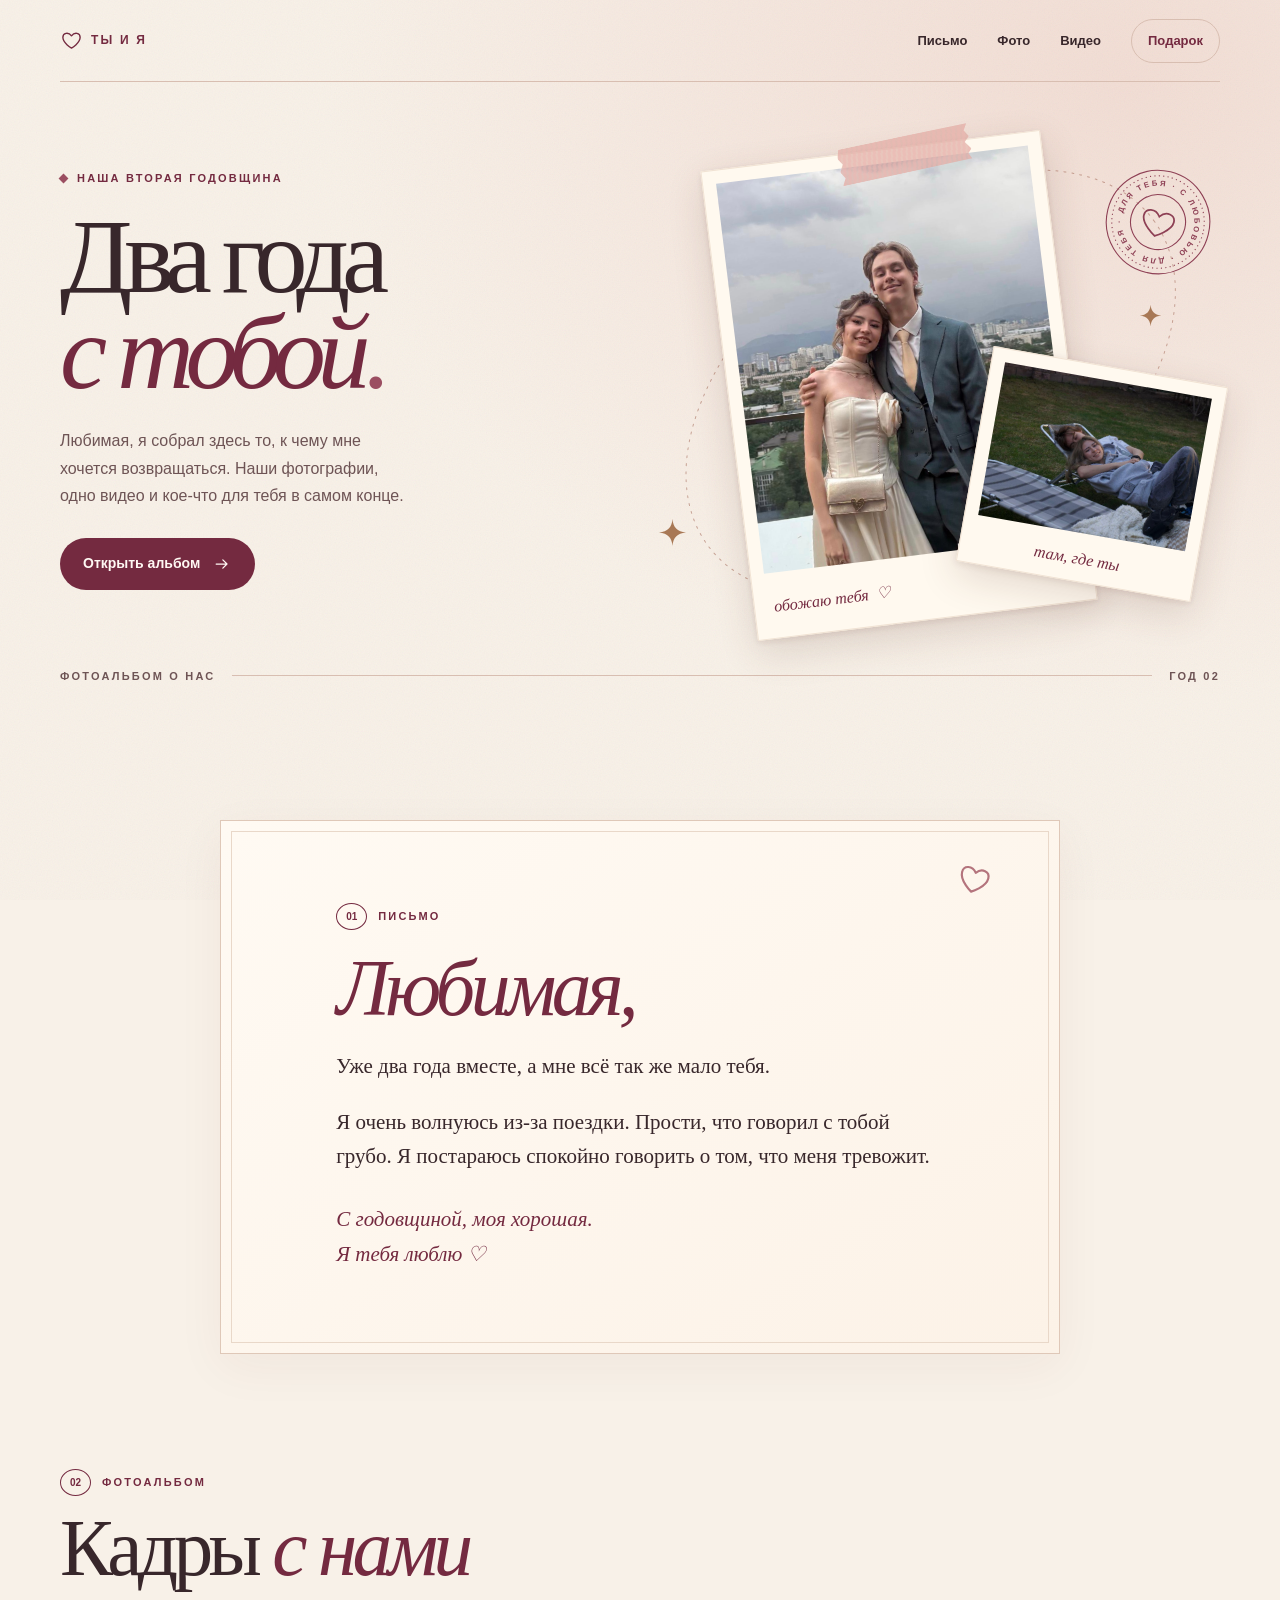
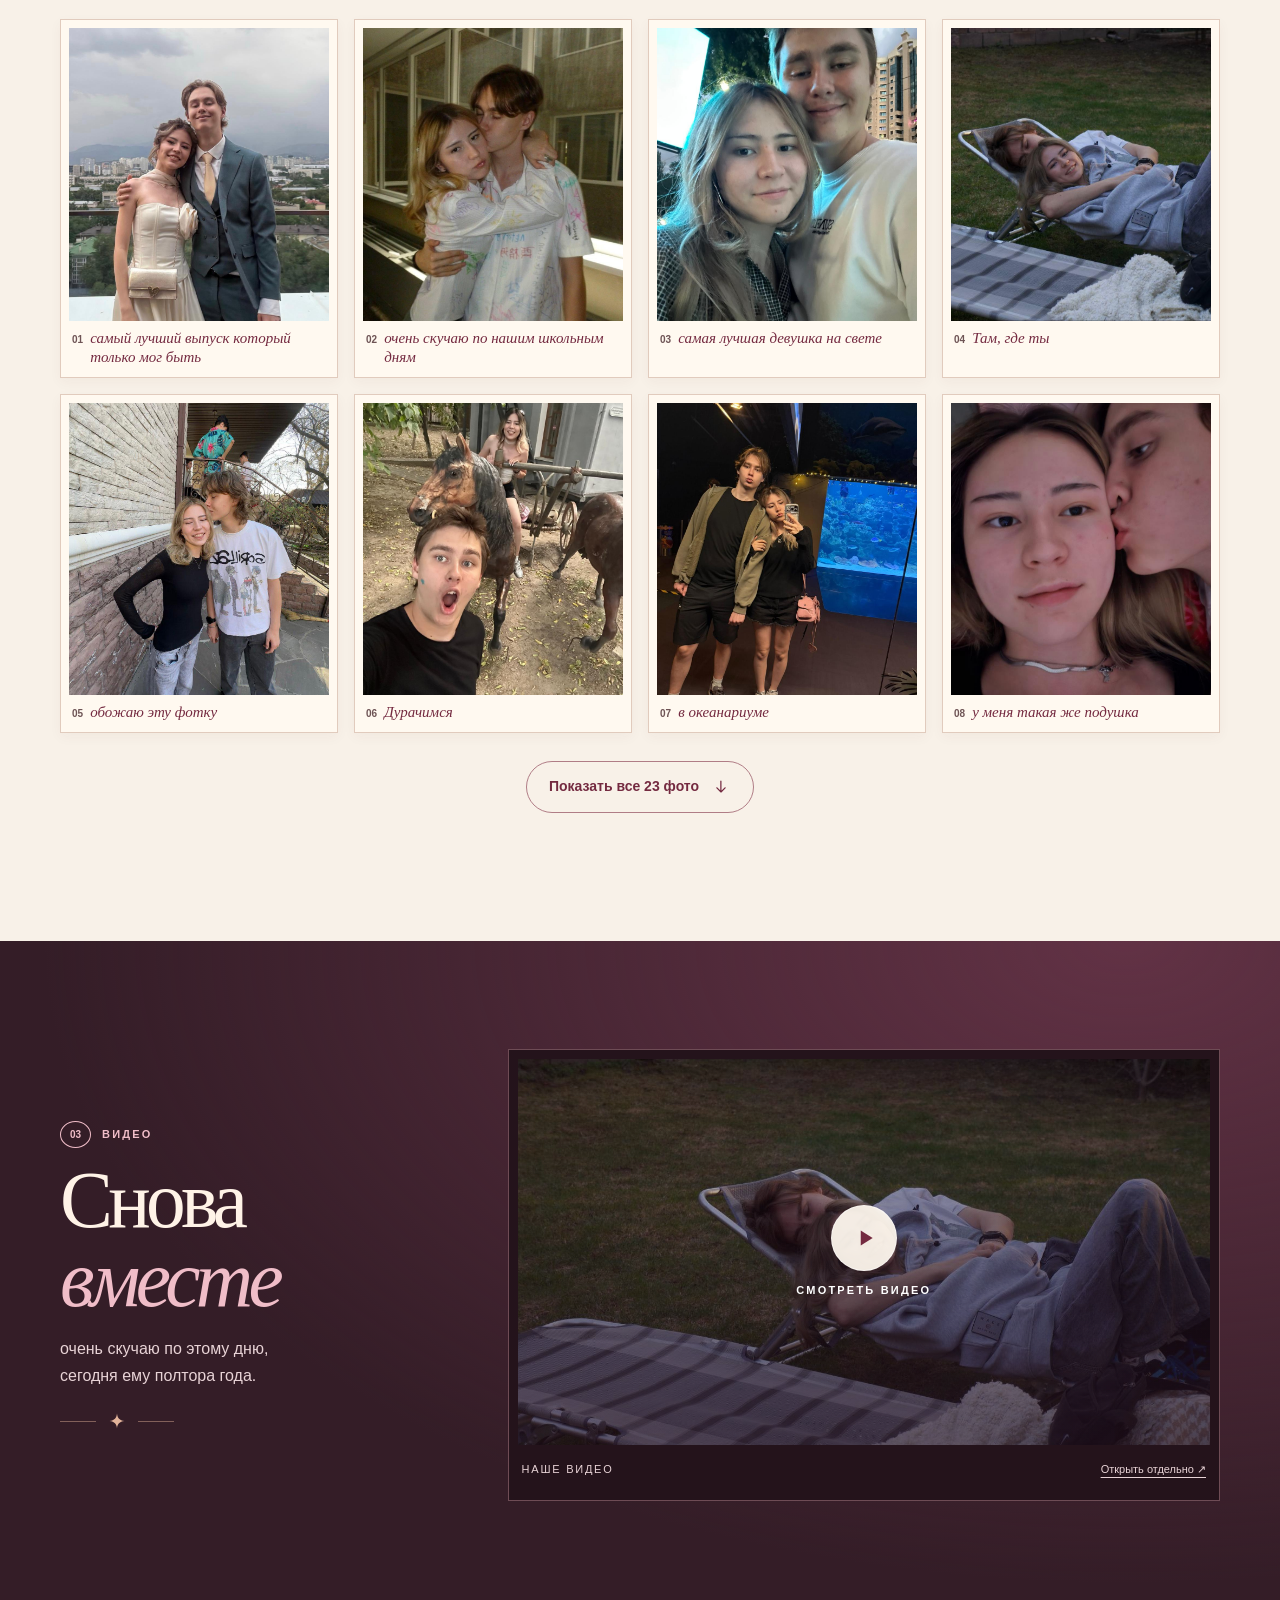
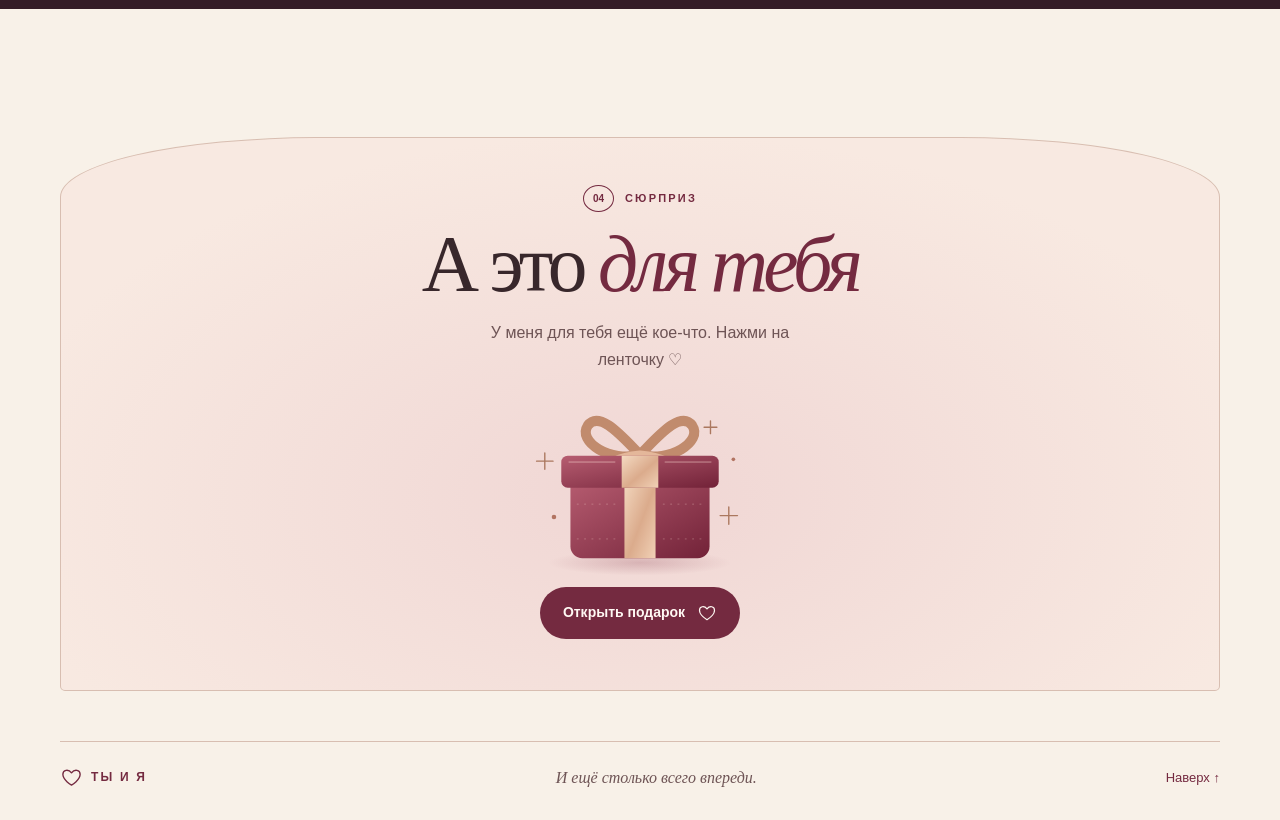
<file: index.html>
<!doctype html>
<html lang="ru">
<head>
  <meta charset="utf-8">
  <meta name="viewport" content="width=device-width, initial-scale=1, viewport-fit=cover">
  <meta name="theme-color" content="#f8f1e8">
  <meta name="robots" content="noindex, nofollow">
  <meta name="description" content="Письмо, фотоальбом и маленький сюрприз на нашу вторую годовщину.">
  <title>Два года с тобой ♡</title>
  <link rel="icon" href="./heart.svg" type="image/svg+xml">
  <link rel="stylesheet" href="./style.css">
  <script src="./gift.js" defer></script>
  <script src="./album.js" defer></script>
</head>
<body id="top">
  <svg class="symbols" xmlns="http://www.w3.org/2000/svg" aria-hidden="true">
    <symbol id="heart" viewBox="0 0 24 24"><path d="M12 20S3 14.8 3 8.7C3 4 8.7 2.8 12 7.1 15.3 2.8 21 4 21 8.7 21 14.8 12 20 12 20Z" fill="none" stroke="currentColor" stroke-width="1.45" stroke-linecap="round" stroke-linejoin="round"/></symbol>
    <symbol id="arrow" viewBox="0 0 24 24"><path d="M5 12h13m-5-5 5 5-5 5" fill="none" stroke="currentColor" stroke-width="1.5" stroke-linecap="round" stroke-linejoin="round"/></symbol>
    <symbol id="spark" viewBox="0 0 30 30"><path d="M15 1c.7 8.5 4.8 13.1 14 14-9.2.9-13.3 5.5-14 14-.7-8.5-4.8-13.1-14-14 9.2-.9 13.3-5.5 14-14Z" fill="currentColor"/></symbol>
  </svg>
  <header class="site-header shell">
    <a class="wordmark" href="#top"><svg aria-hidden="true"><use href="#heart"/></svg> ТЫ И Я</a>
    <nav aria-label="Главы альбома">
      <a href="#letter">Письмо</a>
      <a href="#photos">Фото</a>
      <a href="#film">Видео</a>
      <a class="nav-gift" href="#gift">Подарок</a>
    </nav>
  </header>
  <main>
    <section class="hero shell" aria-labelledby="hero-title">
      <div class="hero-copy">
        <p class="eyebrow"><span class="tiny-diamond"></span> НАША ВТОРАЯ ГОДОВЩИНА</p>
        <h1 id="hero-title">Два года<br><em>с тобой</em><span class="hero-period">.</span></h1>
        <p class="hero-note">Любимая, я собрал здесь то, к чему мне хочется возвращаться. Наши фотографии, одно видео и кое-что для тебя в самом конце.</p>
        <a class="button primary" href="#letter">Открыть альбом <svg aria-hidden="true"><use href="#arrow"/></svg></a>
      </div>
      <div class="hero-art">
        <svg class="hero-orbit" viewBox="0 0 560 525" aria-hidden="true"><ellipse cx="280" cy="262" rx="275" ry="170" transform="rotate(-36 280 262)" fill="none" stroke="currentColor" stroke-dasharray="2 6" stroke-linecap="round"/></svg>
        <span class="tape" aria-hidden="true"></span>
        <figure class="cover-print">
          <img src="./media/12-2.jpg" width="944" height="1280" alt="Мы обнимаемся на фоне города и гор" fetchpriority="high">
          <figcaption>обожаю тебя <span aria-hidden="true">♡</span></figcaption>
        </figure>
        <figure class="side-print">
          <img src="./media/12-1.jpg" width="1280" height="853" alt="Мы лежим в обнимку на шезлонге">
          <figcaption>там, где ты</figcaption>
        </figure>
        <div class="stamp" aria-hidden="true">
          <svg viewBox="0 0 100 100">
            <defs><path id="stamp-circle" d="M50,50 m-33,0 a33,33 0 1,1 66,0 a33,33 0 1,1 -66,0"/></defs>
            <circle cx="50" cy="50" r="47" fill="none" stroke="currentColor"/>
            <circle cx="50" cy="50" r="42" fill="none" stroke="currentColor" stroke-dasharray="1 3"/>
            <circle cx="50" cy="50" r="25" fill="none" stroke="currentColor"/>
            <text><textPath href="#stamp-circle" textLength="200">ДЛЯ ТЕБЯ · С ЛЮБОВЬЮ · ДЛЯ ТЕБЯ · </textPath></text>
            <path d="M50 63S36 55 36 47c0-7 9-9 14-2 5-7 14-5 14 2 0 8-14 16-14 16Z" fill="none" stroke="currentColor" stroke-width="1.6"/>
          </svg>
        </div>
        <svg class="art-spark art-spark-one" viewBox="0 0 30 30" aria-hidden="true"><use href="#spark"/></svg>
        <svg class="art-spark art-spark-two" viewBox="0 0 30 30" aria-hidden="true"><use href="#spark"/></svg>
      </div>
      <div class="folio"><span>ФОТОАЛЬБОМ О НАС</span><span class="folio-line"></span><span>ГОД 02</span></div>
    </section>

    <section id="letter" class="letter-section shell">
      <div class="letter reveal">
        <div class="chapter"><span>01</span> ПИСЬМО</div>
        <div class="letter-rule" aria-hidden="true"><svg><use href="#heart"/></svg></div>
        <h2>Любимая,</h2>
        <p>Уже два года вместе, а мне всё так же мало тебя.</p>
        <p>Я очень волнуюсь из-за поездки. Прости, что говорил с тобой грубо. Я постараюсь спокойно говорить о том, что меня тревожит.</p>
        <p class="signature">С годовщиной, моя хорошая.<br>Я тебя люблю <span aria-hidden="true">♡</span></p>
      </div>
    </section>

    <section id="photos" class="photos-section shell">
      <div class="section-heading reveal">
        <div>
          <div class="chapter"><span>02</span> ФОТОАЛЬБОМ</div>
          <h2>Кадры <em>с нами</em></h2>
        </div>
      </div>
      <div class="photo-grid" id="photo-grid"></div>
      <div class="photo-actions">
        <button class="button outline" id="more-photos" aria-controls="photo-grid" aria-expanded="false" type="button">Показать все 23 фото <svg aria-hidden="true"><use href="#arrow"/></svg></button>
      </div>
    </section>

    <section id="film" class="film-section">
      <div class="film-inner shell">
        <div class="film-copy reveal">
          <div class="chapter"><span>03</span> ВИДЕО</div>
          <h2>Снова <em>вместе</em></h2>
          <p>очень скучаю по этому дню, сегодня ему полтора года.</p>
          <div class="film-divider" aria-hidden="true"><svg><use href="#spark"/></svg></div>
        </div>
        <figure class="film-frame reveal">
          <div class="player">
            <video id="our-video" controls playsinline webkit-playsinline preload="none" width="832" height="464" aria-label="Наше видео">
              <source src="./media/our-video.mp4" type="video/mp4">
              <a href="./media/our-video.mp4">Открыть видео</a>
            </video>
            <button id="play-film" class="film-cover" type="button" aria-label="Воспроизвести наше видео" hidden>
              <img src="./media/12-1.jpg" width="1280" height="853" alt="" loading="lazy">
              <span class="play-icon"><svg viewBox="0 0 24 24" aria-hidden="true"><path d="m9 5 11 7-11 7Z" fill="currentColor"/></svg></span>
              <span class="play-label">СМОТРЕТЬ ВИДЕО</span>
            </button>
          </div>
          <figcaption><span>НАШЕ ВИДЕО</span><a href="./media/our-video.mp4" target="_blank" rel="noopener">Открыть отдельно ↗</a></figcaption>
        </figure>
      </div>
    </section>

    <section id="gift" class="gift-section shell">
      <div class="gift-stage reveal">
        <div class="chapter"><span>04</span> СЮРПРИЗ</div>
        <h2>А это <em>для тебя</em></h2>
        <p>У меня для тебя ещё кое-что. Нажми на ленточку ♡</p>
        <button class="gift-button" id="unwrap" type="button" aria-controls="gift-note" aria-expanded="false">
          <svg class="gift-box" viewBox="0 0 260 228" aria-hidden="true">
            <defs>
              <linearGradient id="box-paper" x2="1" y2="1" gradientUnits="objectBoundingBox"><stop stop-color="#b75d71"/><stop offset="1" stop-color="#722238"/></linearGradient>
              <linearGradient id="box-ribbon" x2="1" y2="1" gradientUnits="objectBoundingBox"><stop stop-color="#f4dac2"/><stop offset=".55" stop-color="#dbab8c"/><stop offset="1" stop-color="#f1d1b6"/></linearGradient>
              <radialGradient id="box-shadow"><stop stop-color="#813245" stop-opacity=".23"/><stop offset="1" stop-color="#813245" stop-opacity="0"/></radialGradient>
            </defs>
            <ellipse cx="130" cy="204" rx="100" ry="14" fill="url(#box-shadow)"/>
            <path d="M54 111h152v75a13 13 0 0 1-13 13H67a13 13 0 0 1-13-13Z" fill="url(#box-paper)"/>
            <path d="M113 109h34v90h-34Z" fill="url(#box-ribbon)"/>
            <path d="M61 140h44m50 0h44M61 178h44m50 0h44" stroke="#f9ddd2" stroke-opacity=".31" stroke-dasharray="2 6"/>
            <g class="gift-lid">
              <path d="M130 86C111 67 86 37 73 54 61 72 98 95 130 86Zm0 0c19-19 44-49 57-32 12 18-25 41-57 32Z" fill="none" stroke="#c18b6d" stroke-width="11" stroke-linecap="round"/>
              <path d="M130 86c-22 2-44 10-48 27m48-27c22 2 44 10 48 27" fill="none" stroke="#e4b79a" stroke-width="9" stroke-linecap="round"/>
              <rect x="44" y="87" width="172" height="35" rx="7" fill="url(#box-paper)"/>
              <path d="M110 87h40v35h-40Z" fill="url(#box-ribbon)"/>
              <path d="M52 94h51m54 0h51" stroke="#ffe2d7" stroke-opacity=".55"/>
            </g>
            <path d="M26 84v18m-9-9h18m192 50v19m-9.5-9.5h19M207 49v14m-7-7h14" stroke="#ab785f" stroke-width="1.5" stroke-linecap="round"/>
            <circle cx="36" cy="154" r="2.5" fill="#b27462"/>
            <circle cx="232" cy="91" r="2" fill="#b27462"/>
          </svg>
          <span class="button primary gift-action">Открыть подарок <svg aria-hidden="true"><use href="#heart"/></svg></span>
        </button>
        <div id="confetti" aria-hidden="true"></div>
        <div id="gift-note" class="gift-note" hidden>
          <div class="gift-note-icon" aria-hidden="true">♡</div>
          <p class="gift-note-title" tabindex="-1">С годовщиной, любимая!</p>
          <p id="gift-message">Обнимаю тебя крепко. Скорее бы увидеться ♡</p>
          <a id="gift-link" class="button primary" target="_blank" rel="noopener noreferrer" hidden>Перейти к подарку <svg aria-hidden="true"><use href="#arrow"/></svg></a>
        </div>
      </div>
    </section>
  </main>
  <footer class="site-footer shell">
    <a class="wordmark" href="#top"><svg aria-hidden="true"><use href="#heart"/></svg> ТЫ И Я</a>
    <span>И ещё столько всего впереди.</span>
    <a class="back-top" href="#top">Наверх ↑</a>
  </footer>

  <dialog id="photo-viewer" aria-label="Просмотр фотографии">
    <div class="viewer-bar"><span id="photo-count" aria-live="polite"></span><button type="button" id="close-photo" aria-label="Закрыть фото" autofocus>×</button></div>
    <div class="viewer-body" id="viewer-swipe">
      <button class="viewer-arrow" id="previous-photo" aria-label="Предыдущее фото" type="button">‹</button>
      <img id="viewer-image" alt="">
      <button class="viewer-arrow" id="next-photo" aria-label="Следующее фото" type="button">›</button>
    </div>
    <p id="viewer-caption"></p>
  </dialog>
</body>
</html>
</file>
<file: style.css>
:root {
  color-scheme: light;
  --paper: #f8f1e8;
  --ink: #38272b;
  --soft: #6e5455;
  --wine: #742a40;
  --rose: #9b4e61;
  --rule: #d8beb1;
  --cream: #fff8ef;
  --serif: Georgia, "Times New Roman", serif;
  --sans: -apple-system, BlinkMacSystemFont, "Segoe UI", sans-serif;
  --ease: cubic-bezier(.2,.75,.28,1);
}

*, *::before, *::after { box-sizing: border-box; }
html { scroll-behavior: smooth; }
body {
  margin: 0;
  color: var(--ink);
  font: 16px/1.65 var(--sans);
  background: radial-gradient(ellipse 800px 620px at 88% 2%, #f2ddd4, transparent), var(--paper);
  -webkit-text-size-adjust: 100%;
}
body::before {
  content: "";
  position: fixed;
  z-index: -1;
  inset: 0;
  background: url("data:image/svg+xml,%3Csvg xmlns='http://www.w3.org/2000/svg' width='150' height='150'%3E%3Cfilter id='n'%3E%3CfeTurbulence type='fractalNoise' baseFrequency='.82' numOctaves='3' stitchTiles='stitch'/%3E%3C/filter%3E%3Cpath d='M0 0h150v150H0z' opacity='.29' filter='url(%23n)'/%3E%3C/svg%3E");
  opacity: .23;
  pointer-events: none;
}
::selection { background: #efd2d6; color: var(--wine); }
[hidden] { display: none !important; }
.symbols { position: absolute; width: 0; height: 0; overflow: hidden; }
.shell { width: calc(100% - 72px); max-width: 1160px; margin-inline: auto; }
section[id] { scroll-margin-top: 24px; }
a { color: inherit; text-decoration: none; }
button { font: inherit; color: inherit; cursor: pointer; }
button, a { -webkit-tap-highlight-color: rgba(116,42,64,.12); }
:focus-visible { outline: 2px solid currentColor; outline-offset: 5px; }
h1, h2, p, figure { margin: 0; }
img { display: block; max-width: 100%; }
svg { display: block; }

.site-header {
  min-height: 82px;
  display: flex;
  justify-content: space-between;
  align-items: center;
  gap: 14px;
  border-bottom: 1px solid var(--rule);
}
.wordmark {
  display: inline-flex;
  align-items: center;
  gap: 8px;
  min-height: 44px;
  color: var(--wine);
  font-size: 12px;
  font-weight: 750;
  letter-spacing: .18em;
  white-space: nowrap;
}
.wordmark svg { width: 23px; height: 23px; }
.site-header nav { display: flex; align-items: center; gap: 30px; font-size: 13px; font-weight: 550; }
.site-header nav a { display: inline-flex; align-items: center; min-height: 44px; }
.site-header nav a:hover { color: var(--rose); }
.site-header .nav-gift { padding-inline: 16px; color: var(--wine); border: 1px solid var(--rule); border-radius: 40px; }

.hero {
  display: grid;
  grid-template-columns: .98fr 1.02fr;
  align-items: center;
  column-gap: 24px;
  padding-top: 38px;
}
.hero-copy { padding: 28px 0 36px; position: relative; z-index: 2; }
.eyebrow, .chapter, .folio, .play-label {
  font-size: 11px;
  font-weight: 750;
  letter-spacing: .2em;
}
.eyebrow { display: flex; align-items: center; gap: 10px; color: var(--wine); }
.tiny-diamond { width: 7px; height: 7px; transform: rotate(45deg); background: var(--rose); }
h1, h2 { font-family: var(--serif); font-weight: 400; }
h1 { font-size: clamp(68px, 8.3vw, 130px); line-height: .9; letter-spacing: -.078em; margin: 22px 0 26px; }
h1 em, h2 em { font-weight: 400; color: var(--wine); }
.hero-period { color: var(--rose); }
.hero-note { max-width: 355px; color: var(--soft); line-height: 1.73; }
.button {
  display: inline-flex;
  align-items: center;
  justify-content: center;
  gap: 12px;
  min-height: 52px;
  padding: 11px 22px;
  border: 1px solid transparent;
  border-radius: 60px;
  font-size: 14px;
  font-weight: 650;
  line-height: 1.4;
  transition: background .25s, color .25s, transform .25s var(--ease);
}
.button svg { width: 20px; height: 20px; flex: 0 0 auto; }
.button:hover { transform: translateY(-2px); }
.primary { background: var(--wine); color: #fff8f3; }
.primary:hover { background: #5c2031; }
.primary:focus-visible { outline-color: var(--wine); }
.outline { background: transparent; color: var(--wine); border-color: #b07d86; }
.outline:hover { background: #f0dce0; }
.hero-copy .button { margin-top: 28px; }

.hero-art { position: relative; isolation: isolate; width: 100%; aspect-ratio: 1.1; }
.hero-orbit { position: absolute; inset: 0; width: 100%; height: 100%; color: #ab7666; opacity: .62; }
.cover-print, .side-print {
  position: absolute;
  padding: 2.2% 2.2% 1.2%;
  background: #fff9ef;
  border: 1px solid #f1e3d4;
  box-shadow: 0 13px 38px #59302529, 0 2px 7px #5930251c;
}
.cover-print { top: 5.5%; left: 15%; width: 59%; transform: rotate(-7deg); z-index: 1; }
.cover-print img, .side-print img { width: 100%; height: auto; object-fit: cover; }
.cover-print img { aspect-ratio: 4/5; object-position: 50% 49%; }
.cover-print figcaption, .side-print figcaption { color: var(--wine); font: italic clamp(10px, 1.26vw, 17px)/1.1 var(--serif); padding: 8% 2% 5%; }
.cover-print figcaption span { margin-left: 4px; }
.side-print { width: 41%; right: 1.7%; bottom: 12%; z-index: 2; transform: rotate(10deg); }
.side-print img { aspect-ratio: 1.35; object-position: 62% 50%; }
.side-print figcaption { padding: 8% 2% 3%; text-align: center; }
.tape {
  position: absolute;
  top: 3%;
  left: 34%;
  width: 23%;
  height: 7%;
  z-index: 3;
  transform: rotate(-12deg);
  background: repeating-linear-gradient(100deg, #ba746839 0 2px, #e3a9a397 2px 5px), #edc2b980;
  clip-path: polygon(2% 0,100% 2%,97% 20%,100% 37%,96% 51%,100% 72%,97% 82%,99% 98%,0 100%,3% 80%,0 62%,3% 42%,0 24%);
}
.stamp { position: absolute; z-index: 3; top: 9%; right: 1.3%; width: 19%; transform: rotate(14deg); color: #8e4055; }
.stamp text { fill: currentColor; font: 7px var(--sans); font-weight: 750; }
.art-spark { position: absolute; width: 5%; color: #a87855; }
.art-spark-one { bottom: 19%; left: 3%; }
.art-spark-two { top: 35%; right: 10%; width: 4%; }
.folio { grid-column: 1 / -1; display: flex; align-items: center; gap: 17px; padding: 20px 0; color: var(--soft); }
.folio-line { flex: 1; height: 1px; background: var(--rule); }

.letter-section { padding: clamp(54px, 9vw, 118px) 0; }
.letter {
  position: relative;
  max-width: 840px;
  margin: auto;
  padding: clamp(36px, 6.7vw, 82px) clamp(28px, 9vw, 120px);
  background: linear-gradient(145deg, #fffaf3, #fcf2e7);
  box-shadow: 0 13px 46px #5930250d;
  border: 1px solid #dfc8b8;
}
.letter::before { content: ""; position: absolute; inset: 10px; border: 1px solid #e9d8c9; pointer-events: none; }
.chapter { display: flex; gap: 11px; align-items: center; color: var(--wine); line-height: 1.3; }
.chapter span { display: inline-grid; place-items: center; height: 27px; width: 31px; border: 1px solid currentColor; border-radius: 100%; font-size: 10px; letter-spacing: 0; }
.letter-rule { position: absolute; top: 41px; right: 8%; color: #b4747d; }
.letter-rule svg { width: 36px; height: 36px; transform: rotate(14deg); }
h2 { font-size: clamp(46px, 6.2vw, 83px); line-height: 1; letter-spacing: -.059em; }
.letter h2 { color: var(--wine); font-style: italic; margin: 19px 0 21px; }
.letter p { font-family: var(--serif); font-size: clamp(17px, 2.2vw, 21px); line-height: 1.63; }
.letter p + p { margin-top: 1em; }
.letter .signature { font-style: italic; color: var(--wine); margin-top: 1.4em; }

.photos-section { padding-bottom: clamp(70px, 10vw, 135px); }
.section-heading { display: flex; align-items: end; justify-content: space-between; gap: 28px; margin-bottom: 31px; }
.section-heading h2, .film-copy h2, .gift-stage h2 { margin-top: 13px; }
.section-heading p { max-width: 300px; color: var(--soft); }
.photo-grid { display: grid; grid-template-columns: repeat(4, minmax(0, 1fr)); gap: 16px; }
.photo-card {
  width: 100%;
  min-width: 0;
  padding: 8px 8px 7px;
  text-align: left;
  background: #fff9f0;
  border: 1px solid #e1cbbd;
  box-shadow: 0 4px 12px #5930250b;
  transition: transform .3s var(--ease), box-shadow .3s;
}
.photo-card:hover { transform: translateY(-4px); box-shadow: 0 9px 24px #59302520; }
.photo-card img { width: 100%; aspect-ratio: 4/4.5; object-fit: cover; background: #ecdcd0; }
.photo-caption { display: flex; align-items: baseline; gap: 7px; padding: 8px 3px 2px; font: italic 15px/1.3 var(--serif); color: var(--wine); }
.photo-index { color: var(--soft); font: 650 10px var(--sans); }
.photo-actions { display: flex; justify-content: center; margin-top: 28px; }
.photo-actions svg { transform: rotate(90deg); }
.photo-actions [aria-expanded="true"] svg { transform: rotate(-90deg); }

.film-section {
  padding: clamp(64px, 9vw, 108px) 0;
  color: #fff3e7;
  background: radial-gradient(ellipse at 88% 0%, #623245, transparent 68%), #341d27;
}
.film-inner { display: grid; grid-template-columns: .7fr 1.3fr; align-items: center; gap: clamp(25px, 5vw, 72px); }
.film-copy .chapter, .film-copy em { color: #f0bdc8; }
.film-copy p { max-width: 265px; color: #e8d3d6; margin-top: 17px; }
.film-divider { display: flex; align-items: center; gap: 13px; color: #e2b39a; margin-top: 24px; }
.film-divider::before, .film-divider::after { content: ""; width: 36px; height: 1px; background: currentColor; opacity: .45; }
.film-divider svg { width: 16px; height: 16px; }
.film-frame { padding: 9px; background: #24131b; border: 1px solid #b7868f80; }
.player { position: relative; aspect-ratio: 832 / 464; background: #1d1016; }
.player video { display: block; width: 100%; height: 100%; background: #1d1016; }
.film-cover { position: absolute; inset: 0; width: 100%; height: 100%; display: grid; align-content: center; justify-items: center; gap: 10px; border: 0; overflow: hidden; color: white; background: #321d25; }
.film-cover img { position: absolute; width: 100%; height: 100%; inset: 0; object-fit: cover; object-position: 50% 43%; }
.film-cover::after { content: ""; position: absolute; inset: 0; background: linear-gradient(transparent, #26101c80), #2f13223b; }
.play-icon, .play-label { position: relative; z-index: 1; }
.play-icon { display: grid; place-items: center; width: 66px; height: 66px; border: 1px solid #fff8; border-radius: 50%; background: #fff9efed; color: var(--wine); transition: transform .25s var(--ease); }
.play-icon svg { width: 26px; height: 26px; }
.film-cover:hover .play-icon { transform: scale(1.1); }
.film-frame figcaption { display: flex; align-items: center; justify-content: space-between; gap: 10px; color: #e8d3d6; padding: 2px 4px 0; font-size: 11px; }
.film-frame figcaption span { letter-spacing: .16em; }
.film-frame figcaption a { min-height: 44px; display: inline-flex; align-items: center; text-decoration: underline; text-underline-offset: 4px; }

.gift-section { padding: clamp(65px, 10vw, 128px) 0 50px; text-align: center; }
.gift-stage {
  position: relative;
  isolation: isolate;
  padding: 47px 16px 48px;
  background: radial-gradient(ellipse 56% 66% at 50% 65%, #f0d6d4, transparent), #f8e9e1;
  border: 1px solid var(--rule);
  border-radius: 260px 260px 5px 5px / 60px 60px 5px 5px;
}
.gift-stage > .chapter { justify-content: center; }
.gift-stage > p { color: var(--soft); margin: 16px auto 0; max-width: 310px; }
.gift-button { display: flex; flex-direction: column; align-items: center; gap: 2px; border: 0; border-radius: 20px; background: transparent; margin: 0 auto; padding: 3px 16px; }
.gift-box { width: min(238px, 68vw); height: auto; overflow: visible; }
.gift-lid { transform-box: fill-box; transform-origin: center; transition: transform .85s cubic-bezier(.2,.8,.2,1.12); }
.gift-button:hover .gift-lid { transform: translateY(-5px) rotate(-3deg); }
.gift-button.is-open .gift-lid { transform: translate(16px,-39px) rotate(16deg); }
.gift-button.is-open .gift-action { display: none; }
.gift-button:disabled { cursor: default; }
.gift-note { position: relative; z-index: 1; width: min(100%, 425px); margin: -1px auto 0; border: 1px solid var(--rule); background: #fff8ef; padding: 23px 16px 25px; box-shadow: 0 12px 34px #6a344819; animation: card-out .65s .15s var(--ease) both; }
.gift-note-icon { font: 32px/1 var(--serif); color: var(--rose); }
.gift-note-title { font: italic clamp(24px, 4vw, 33px)/1.25 var(--serif); color: var(--wine); margin: 7px 0 5px; outline: none; }
.gift-note p + p { color: var(--soft); }
.gift-note .button { margin-top: 13px; }
#confetti { position: absolute; z-index: 2; width: 0; height: 0; left: 50%; top: 300px; pointer-events: none; }
.particle { position: absolute; color: var(--particle-color); font: var(--size) var(--serif); animation: burst 1.25s var(--delay) var(--ease) both; }
@keyframes burst {
  0% { opacity: 0; transform: translate(0,0) scale(.3); }
  16% { opacity: 1; }
  75% { opacity: 1; }
  100% { opacity: 0; transform: translate(var(--x),var(--y)) rotate(var(--spin)) scale(.85); }
}
@keyframes card-out { from { opacity: 0; transform: translateY(20px) scale(.97); } to { opacity: 1; transform: none; } }

.site-footer { border-top: 1px solid var(--rule); padding: 14px 0 max(20px, env(safe-area-inset-bottom)); display: flex; align-items: center; justify-content: space-between; gap: 10px; }
.site-footer > span { font: italic 16px var(--serif); color: var(--soft); }
.back-top { display: inline-flex; align-items: center; min-height: 44px; color: var(--wine); font-size: 13px; white-space: nowrap; }

body.viewer-open { overflow: hidden; }
#photo-viewer { width: min(940px, calc(100% - 24px)); max-height: calc(100% - 24px); padding: 12px; background: #2c1921; color: #fff3e7; border: 1px solid #c1959a; border-radius: 13px; }
#photo-viewer::backdrop { background: #23141de8; }
.viewer-bar { display: flex; align-items: center; justify-content: space-between; padding: 0 4px 7px; }
#photo-count { font-size: 12px; letter-spacing: .12em; }
.viewer-bar button, .viewer-arrow { min-width: 44px; height: 44px; border: 1px solid #fff5; border-radius: 50%; color: #fff3e7; background: #442b36; font: 28px/1 var(--sans); }
.viewer-body { display: grid; grid-template-columns: 44px minmax(0, 1fr) 44px; align-items: center; gap: 7px; touch-action: pan-y; }
.viewer-body img { width: 100%; max-height: min(70vh, 730px); max-height: min(70dvh, 730px); object-fit: contain; }
#viewer-caption { font: italic 17px var(--serif); text-align: center; margin: 12px 0 5px; }

@media (prefers-reduced-motion: no-preference) {
  .hero-copy > * { animation: card-out .8s var(--ease) both; }
  .hero-copy h1 { animation-delay: .1s; }
  .hero-note { animation-delay: .2s; }
  .hero-copy .button { animation-delay: .28s; }
  .hero-art { animation: card-out 1s .12s var(--ease) both; }
  .art-spark { animation: twinkle 1.8s .6s ease-in-out 2; }
  .art-spark-two { animation-delay: .9s; }
  .reveal { transition: opacity .72s var(--ease), transform .72s var(--ease); }
  .reveal.waiting { opacity: 0; transform: translateY(20px); }
  @keyframes twinkle { 50% { opacity: .5; transform: scale(.78) rotate(13deg); } }
}
@media (max-width: 850px) {
  .shell { width: calc(100% - 42px); }
  .hero { column-gap: 9px; }
  h1 { font-size: clamp(62px, 10.6vw, 88px); }
  .photo-grid { gap: 11px; }
  .photo-caption { font-size: 13px; }
}
@media (max-width: 640px) {
  .shell { width: calc(100% - 34px); }
  .site-header { min-height: 62px; }
  .site-header nav { gap: 12px; font-size: 12px; }
  .site-header .nav-gift { border: 0; padding-inline: 0; }
  .wordmark { gap: 5px; font-size: 10px; letter-spacing: .12em; }
  .wordmark svg { width: 18px; height: 18px; }
  .hero { grid-template-columns: minmax(0, 1fr); padding-top: 22px; }
  .hero-copy { padding: 14px 0 8px; }
  h1 { font-size: clamp(64px, 15.8vw, 99px); margin: 15px 0 16px; }
  .hero-note { font-size: 15px; max-width: 340px; }
  .hero-copy .button { margin-top: 16px; }
  .hero-art { width: min(100%, 435px); margin: 11px auto 0; }
  .cover-print figcaption, .side-print figcaption { font-size: clamp(11px, 3.2vw, 15px); }
  .folio { font-size: 9px; gap: 9px; padding: 9px 0; }
  .letter-rule { top: 27px; right: 7%; }
  .letter-rule svg { width: 28px; height: 28px; }
  .section-heading { display: block; margin-bottom: 18px; }
  .section-heading p { margin-top: 12px; font-size: 15px; }
  .photo-grid { grid-template-columns: repeat(2, minmax(0, 1fr)); gap: 10px; }
  .photo-card { padding: 5px 5px 4px; }
  .film-inner { grid-template-columns: minmax(0, 1fr); }
  .film-divider { margin-top: 16px; }
  .play-icon { width: 52px; height: 52px; }
  .play-label { font-size: 9px; }
  .gift-stage { border-radius: 130px 130px 5px 5px / 36px 36px 5px 5px; padding-top: 34px; }
  .gift-stage h2 { font-size: clamp(37px, 10vw, 56px); }
  .site-footer > span { font-size: 13px; text-align: center; }
  #photo-viewer { padding: 7px; }
  .viewer-body { position: relative; display: block; }
  .viewer-arrow { position: absolute; top: 50%; transform: translateY(-50%); z-index: 1; background: #442b36db; }
  #previous-photo { left: 2px; }
  #next-photo { right: 2px; }
}
@media (max-width: 350px) {
  .site-header nav { gap: 8px; }
  .site-header { gap: 6px; }
  .wordmark { letter-spacing: .06em; }
}
@media (prefers-reduced-motion: reduce) {
  *, *::before, *::after { scroll-behavior: auto !important; animation-duration: .01ms !important; animation-delay: 0s !important; transition-duration: .01ms !important; }
}
</file>
